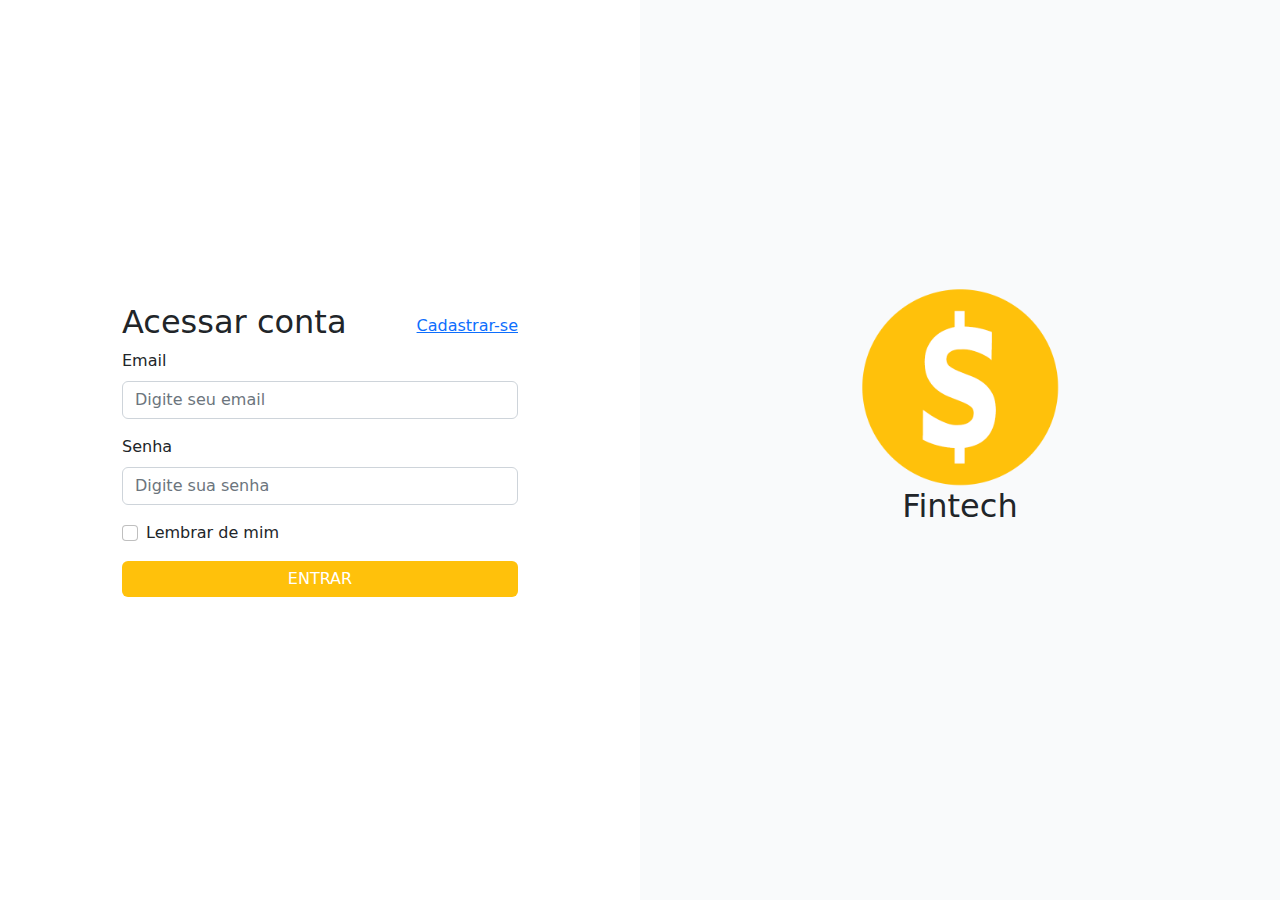
<file: index.html>
<!DOCTYPE html>
<html lang="pt-br">
<head>
    <meta charset="UTF-8">
    <meta http-equiv="X-UA-Compatible" content="IE=edge">
    <meta name="viewport" content="width=device-width, initial-scale=1.0">
    
    <link rel="stylesheet" href="./css/all.css">
    <link rel="stylesheet" href="./plugins/bootstrap/css/bootstrap.min.css">
    <link rel="stylesheet" href="./plugins/fontawesome/css/all.min.css">
    <title>Fintech</title> 
</head>
<body>
    <div class="login">
        <div class="login-form">
            <div class="login-form-wrapper">
                <div class="login-title">
                    <h2>Acessar conta</h2>
                    <a href="views/register.html">Cadastrar-se</a>
                </div>
                <form>
                    <div class="mb-3">
                      <label for="email" class="form-label">Email</label>
                      <input type="email" class="form-control" id="email" aria-describedby="emailHelp" placeholder="Digite seu email">
                    </div>
                    <div class="mb-3">
                      <label for="senha" class="form-label">Senha</label>
                      <input type="password" class="form-control" id="senha" placeholder="Digite sua senha">
                    </div>
                    <div class="mb-3 form-check">
                      <input type="checkbox" class="form-check-input" id="check">
                      <label class="form-check-label" for="check">Lembrar de mim</label>
                    </div>
                    <button type="submit" class="btn">ENTRAR</button>
                  </form>
            </div>

        </div>
        <div class="banner-login">
            <img src="./imagens/favicon.png" alt="">
            <h2>Fintech</h2>
        </div>
    </div>

    <script src="./plugins/bootstrap/js/bootstrap.min.js"></script>
    <script src="./plugins/fontawesome/js/all.min.js"></script>
</body>
</html>
</file>
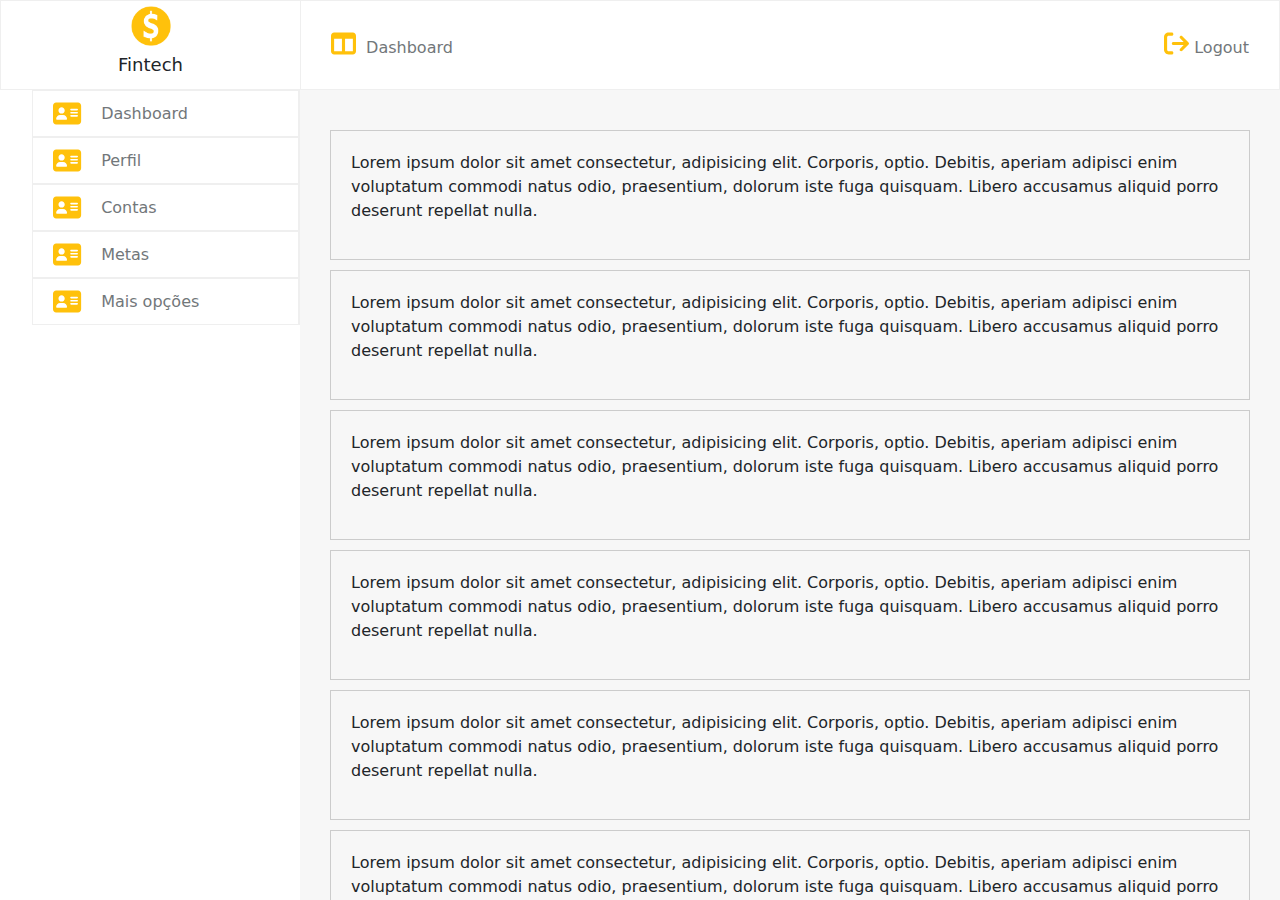
<file: views/dashboard.html>
<!DOCTYPE html>
<html lang="pt-br">

<head>
    <meta charset="UTF-8">
    <meta http-equiv="X-UA-Compatible" content="IE=edge">
    <meta name="viewport" content="width=device-width, initial-scale=1.0">

    <link rel="stylesheet" href="../css/all.css">
    <link rel="stylesheet" href="../plugins/bootstrap/css/bootstrap.min.css">
    <link rel="stylesheet" href="../plugins/fontawesome/css/all.min.css">
    <title>Fintech</title>
</head>

<body>
    <div class="flex-dashboard">
        <sidebar>
            <div class="sidebar-title">
                <img src="../imagens/favicon.png" alt="Logo Fintech">
                <h2>Fintech</h2>
            </div>
            <div class="menu">
                <ul>
                    <li>
                        <i class="fa-solid fa-address-card"></i>
                        <a href="../views/dashboard.html">Dashboard</a>
                    </li>
                    <li>
                        <i class="fa-solid fa-address-card"></i>
                        <a href="#">Perfil</a>
                    </li>
                    <li>
                        <i class="fa-solid fa-address-card"></i>
                        <a href="#">Contas</a>
                    </li>
                    <li>
                        <i class="fa-solid fa-address-card"></i>
                        <a href="#"> Metas</a>
                    </li>
                    <li>
                        <i class="fa-solid fa-address-card"></i>
                        <a href="#">Mais opções</a>
                    </li>
                </ul>
            </div>
        </sidebar>
        <main>
            <header>
                <a href="#"> <i class="fa-solid fa-table-columns"></i> Dashboard</a>
                <a href="../index.html"><i class="fa-solid fa-arrow-right-from-bracket"></i>Logout</a>
            </header>
            <div class="main-content">
                <div class="panel">
                    <p>Lorem ipsum dolor sit amet consectetur, adipisicing elit. Corporis, optio. Debitis, aperiam
                            adipisci enim voluptatum commodi natus odio, praesentium, dolorum iste fuga quisquam. Libero
                            accusamus aliquid porro deserunt repellat nulla.</p>
                </div>
                <div class="panel">
                    <p>Lorem ipsum dolor sit amet consectetur, adipisicing elit. Corporis, optio. Debitis, aperiam
                            adipisci enim voluptatum commodi natus odio, praesentium, dolorum iste fuga quisquam. Libero
                            accusamus aliquid porro deserunt repellat nulla.</p>
                </div>
                <div class="panel">
                    <p>Lorem ipsum dolor sit amet consectetur, adipisicing elit. Corporis, optio. Debitis, aperiam
                            adipisci enim voluptatum commodi natus odio, praesentium, dolorum iste fuga quisquam. Libero
                            accusamus aliquid porro deserunt repellat nulla.</p>
                </div>
                <div class="panel">
                    <p>Lorem ipsum dolor sit amet consectetur, adipisicing elit. Corporis, optio. Debitis, aperiam
                            adipisci enim voluptatum commodi natus odio, praesentium, dolorum iste fuga quisquam. Libero
                            accusamus aliquid porro deserunt repellat nulla.</p>
                </div>
                <div class="panel">
                    <p>Lorem ipsum dolor sit amet consectetur, adipisicing elit. Corporis, optio. Debitis, aperiam
                            adipisci enim voluptatum commodi natus odio, praesentium, dolorum iste fuga quisquam. Libero
                            accusamus aliquid porro deserunt repellat nulla.</p>
                </div>
                <div class="panel">
                    <p>Lorem ipsum dolor sit amet consectetur, adipisicing elit. Corporis, optio. Debitis, aperiam
                            adipisci enim voluptatum commodi natus odio, praesentium, dolorum iste fuga quisquam. Libero
                            accusamus aliquid porro deserunt repellat nulla.</p>
                </div>
                <div class="panel">
                    <p>Lorem ipsum dolor sit amet consectetur, adipisicing elit. Corporis, optio. Debitis, aperiam
                            adipisci enim voluptatum commodi natus odio, praesentium, dolorum iste fuga quisquam. Libero
                            accusamus aliquid porro deserunt repellat nulla.</p>
                </div>
                <div class="panel">
                    <p>Lorem ipsum dolor sit amet consectetur, adipisicing elit. Corporis, optio. Debitis, aperiam
                            adipisci enim voluptatum commodi natus odio, praesentium, dolorum iste fuga quisquam. Libero
                            accusamus aliquid porro deserunt repellat nulla.</p>
                </div>
                <div class="panel">
                    <p>Lorem ipsum dolor sit amet consectetur, adipisicing elit. Corporis, optio. Debitis, aperiam
                            adipisci enim voluptatum commodi natus odio, praesentium, dolorum iste fuga quisquam. Libero
                            accusamus aliquid porro deserunt repellat nulla.</p>
                </div>

            </div>
        </main>
    </div>


    <script src="../plugins/bootstrap/js/bootstrap.min.js"></script>
    <script src="../plugins/fontawesome/js/all.min.js"></script>
</body>

</html>
</file>
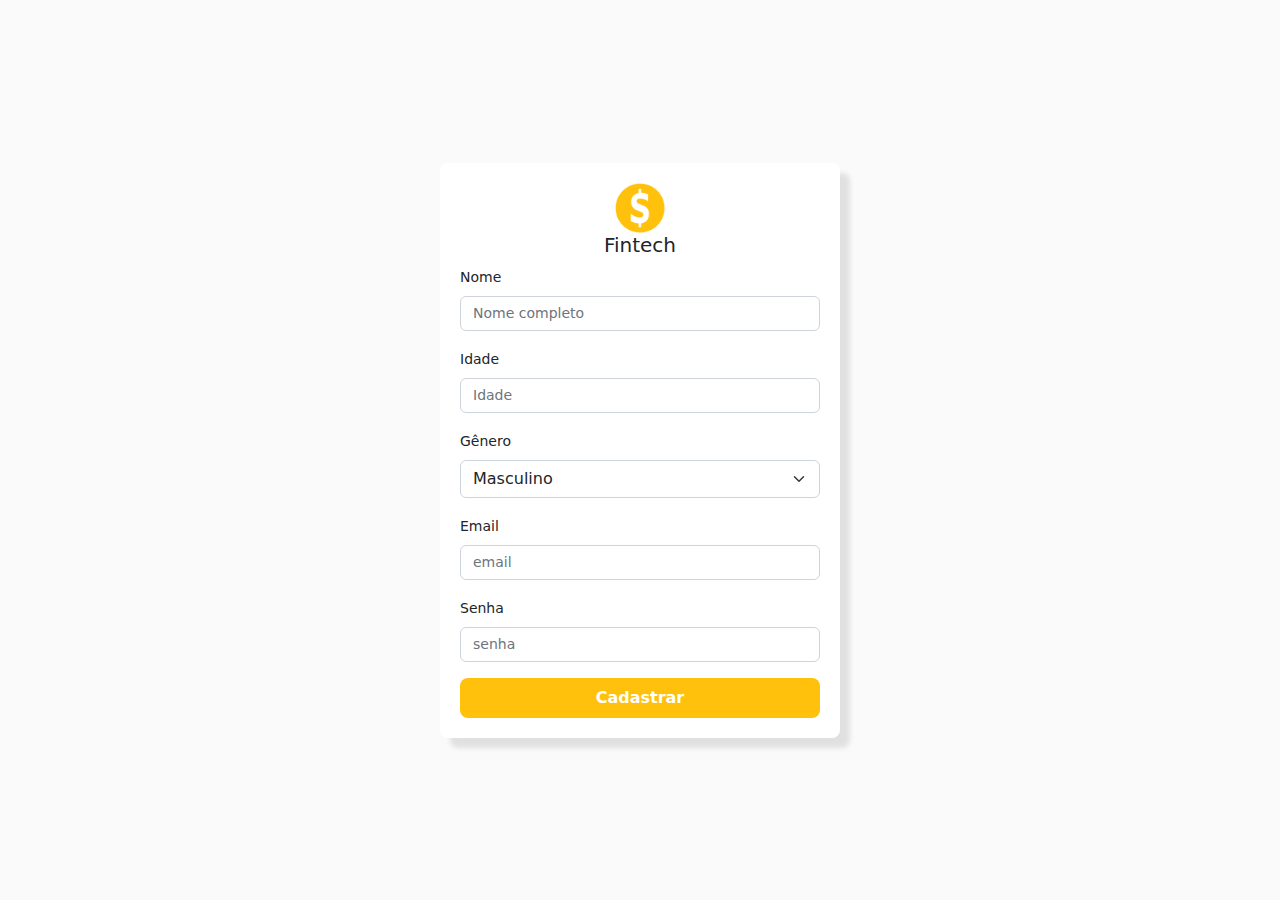
<file: views/register.html>
<!DOCTYPE html>
<html lang="pt-br">
<head>
    <meta charset="UTF-8">
    <meta http-equiv="X-UA-Compatible" content="IE=edge">
    <meta name="viewport" content="width=device-width, initial-scale=1.0">
    
    <link rel="stylesheet" href="../css/all.css">
    <link rel="stylesheet" href="../plugins/bootstrap/css/bootstrap.min.css">
    <link rel="stylesheet" href="../plugins/fontawesome/css/all.min.css">
    <title>Fintech</title> 
</head>
<body>
    <div class="register-parent">
        <div class="register">
            <div class="register-title">
                <img src="../imagens/favicon.png" alt="Logo Fintech">
                <h2>Fintech</h2>
            </div>
            <form>
                <div class="mb-3">
                  <label for="name" class="form-label">Nome</label>
                  <input type="text" class="form-control" id="name" placeholder="Nome completo">
                </div>
                <div class="mb-3">
                  <label for="age" class="form-label">Idade</label>
                  <input type="text" class="form-control" id="age" placeholder="Idade">
                </div>
                <div class="mb-3">
                    <label for="gere" class="form-label">Gênero</label>
                    <select class="form-select" aria-label="Default select example">
                        <option value="1">Masculino</option>
                        <option value="2">Feminino</option>
                        <option value="3">Outra</option>
                      </select>                  
                </div>
                <div class="mb-3">
                    <label for="Email" class="form-label">Email</label>
                    <input type="email" class="form-control" id="Email" aria-describedby="emailHelp" placeholder="email">
                  </div>
                  <div class="mb-3">
                    <label for="password" class="form-label">Senha</label>
                    <input type="password" class="form-control" id="exampleInputPassword1" placeholder="senha">
                  </div>
                
                <button type="submit">Cadastrar</button>
              </form>
        </div>
    </div>    

    <script src="../plugins/bootstrap/js/bootstrap.min.js"></script>
    <script src="../plugins/fontawesome/js/all.min.js"></script>
</body>
</html>
</file>
<file: css/all.css>
@import './reset.css';
@import 'fonts.css';
@import './login.css';
@import './register.css';
@import './sidebar.css';
@import './main.css'
</file>
